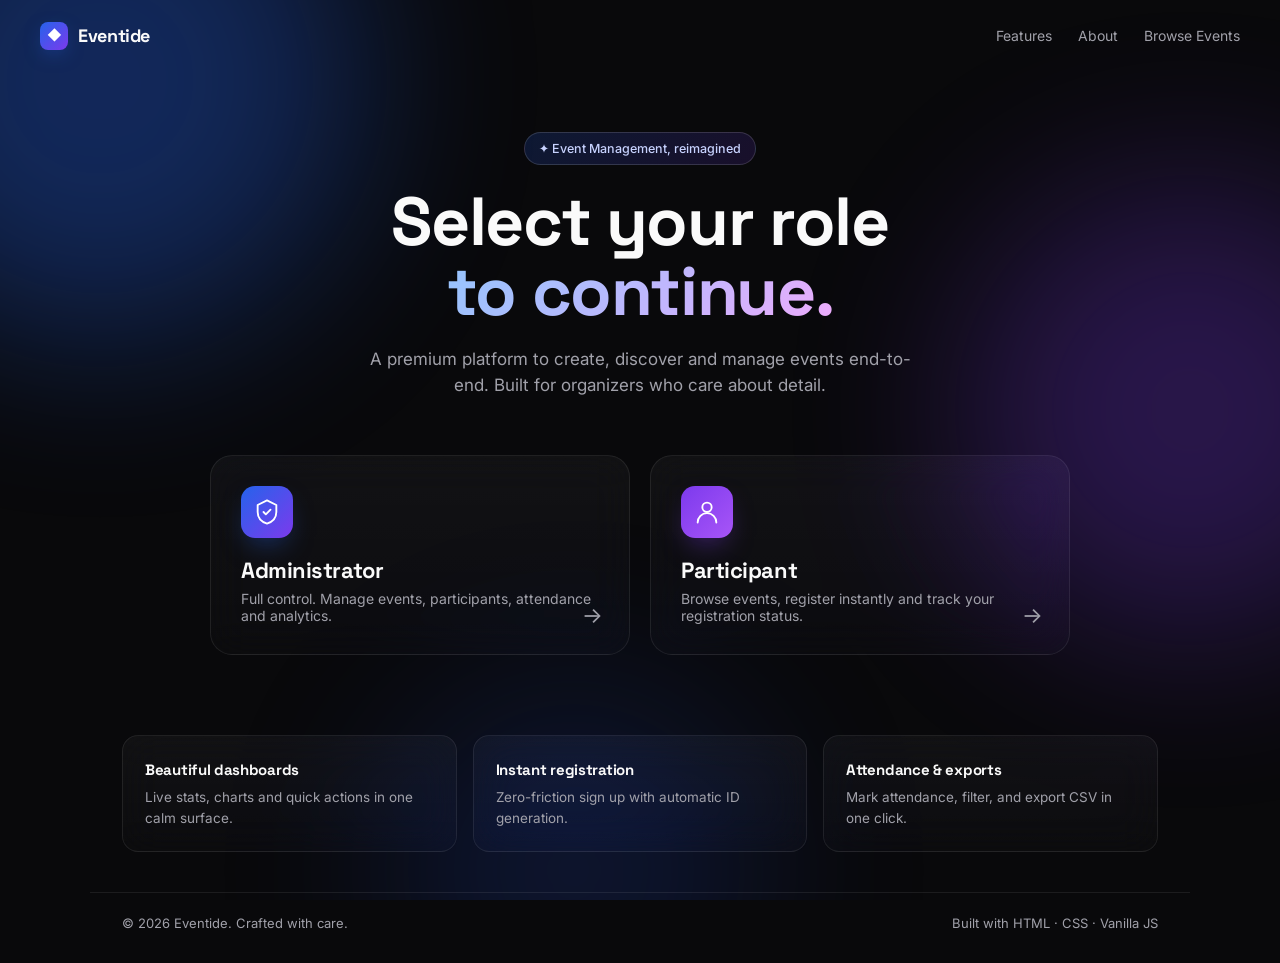
<file: public/ems/index.html>
<!doctype html>
<html lang="en">
<head>
<meta charset="utf-8" />
<meta name="viewport" content="width=device-width,initial-scale=1" />
<title>Eventide — Select Your Role</title>
<meta name="description" content="Premium event management and registration platform. Choose your role to continue." />
<link rel="preconnect" href="https://fonts.googleapis.com" />
<link rel="preconnect" href="https://fonts.gstatic.com" crossorigin />
<link href="https://fonts.googleapis.com/css2?family=Inter:wght@300;400;500;600;700;800&family=Space+Grotesk:wght@500;600;700&display=swap" rel="stylesheet" />
<link rel="stylesheet" href="./styles/main.css" />
</head>
<body class="landing-body">
  <div class="bg-orbs" aria-hidden="true">
    <span class="orb orb-1"></span>
    <span class="orb orb-2"></span>
    <span class="orb orb-3"></span>
  </div>

  <header class="landing-nav">
    <div class="brand">
      <span class="brand-mark">◆</span>
      <span class="brand-name">Eventide</span>
    </div>
    <nav class="landing-nav-links">
      <a href="#features">Features</a>
      <a href="#about">About</a>
      <a href="./participant.html">Browse Events</a>
    </nav>
  </header>

  <main class="landing-main">
    <section class="landing-hero">
      <div class="chip">✦ Event Management, reimagined</div>
      <h1>Select your role<br /><span class="grad-text">to continue.</span></h1>
      <p class="lead">A premium platform to create, discover and manage events end-to-end. Built for organizers who care about detail.</p>
    </section>

    <section class="role-grid" id="roleGrid">
      <button class="role-card glass" data-role="admin" aria-label="Administrator">
        <div class="role-icon">
          <svg viewBox="0 0 24 24" width="28" height="28" fill="none" stroke="currentColor" stroke-width="1.6" stroke-linecap="round" stroke-linejoin="round"><path d="M12 2 4 6v6c0 5 3.5 8.5 8 10 4.5-1.5 8-5 8-10V6l-8-4z"/><path d="m9 12 2 2 4-4"/></svg>
        </div>
        <div class="role-body">
          <h3>Administrator</h3>
          <p>Full control. Manage events, participants, attendance and analytics.</p>
        </div>
        <span class="role-arrow">→</span>
      </button>

      <button class="role-card glass" data-role="participant" aria-label="Participant">
        <div class="role-icon accent-purple">
          <svg viewBox="0 0 24 24" width="28" height="28" fill="none" stroke="currentColor" stroke-width="1.6" stroke-linecap="round" stroke-linejoin="round"><circle cx="12" cy="8" r="4"/><path d="M4 21c0-4.4 3.6-8 8-8s8 3.6 8 8"/></svg>
        </div>
        <div class="role-body">
          <h3>Participant</h3>
          <p>Browse events, register instantly and track your registration status.</p>
        </div>
        <span class="role-arrow">→</span>
      </button>
    </section>

    <!-- Admin login modal -->
    <div class="modal-backdrop" id="loginModal" aria-hidden="true">
      <div class="modal glass" role="dialog" aria-modal="true" aria-labelledby="loginTitle">
        <button class="modal-close" id="loginClose" aria-label="Close">×</button>
        <div class="modal-head">
          <div class="role-icon small"><svg viewBox="0 0 24 24" width="20" height="20" fill="none" stroke="currentColor" stroke-width="1.7" stroke-linecap="round" stroke-linejoin="round"><path d="M12 2 4 6v6c0 5 3.5 8.5 8 10 4.5-1.5 8-5 8-10V6l-8-4z"/></svg></div>
          <div>
            <h2 id="loginTitle">Administrator Login</h2>
            <p class="muted">Enter your credentials to access the dashboard.</p>
          </div>
        </div>
        <form id="loginForm" class="form" novalidate>
          <label class="field">
            <span>Username</span>
            <input type="text" name="username" autocomplete="username" required placeholder="your username" />
          </label>
          <label class="field">
            <span>Password</span>
            <input type="password" name="password" autocomplete="current-password" required placeholder="••••••••" />
          </label>
          <div class="login-error" id="loginError" role="alert" aria-live="polite"></div>
          <button type="submit" class="btn btn-primary btn-block">Sign in to Dashboard</button>
          <p class="hint muted">Hint: use the credentials provided to you by the event organizer.</p>
        </form>
      </div>
    </div>
  </main>

  <section class="landing-features" id="features">
    <div class="feature glass">
      <h4>Beautiful dashboards</h4>
      <p>Live stats, charts and quick actions in one calm surface.</p>
    </div>
    <div class="feature glass">
      <h4>Instant registration</h4>
      <p>Zero-friction sign up with automatic ID generation.</p>
    </div>
    <div class="feature glass">
      <h4>Attendance & exports</h4>
      <p>Mark attendance, filter, and export CSV in one click.</p>
    </div>
  </section>

  <footer class="landing-footer" id="about">
    <span>© <span id="year"></span> Eventide. Crafted with care.</span>
    <span class="muted">Built with HTML · CSS · Vanilla JS</span>
  </footer>

  <div id="toast" class="toast" role="status" aria-live="polite"></div>

  <script src="./scripts/data.js"></script>
  <script src="./scripts/main.js"></script>
</body>
</html>
</file>
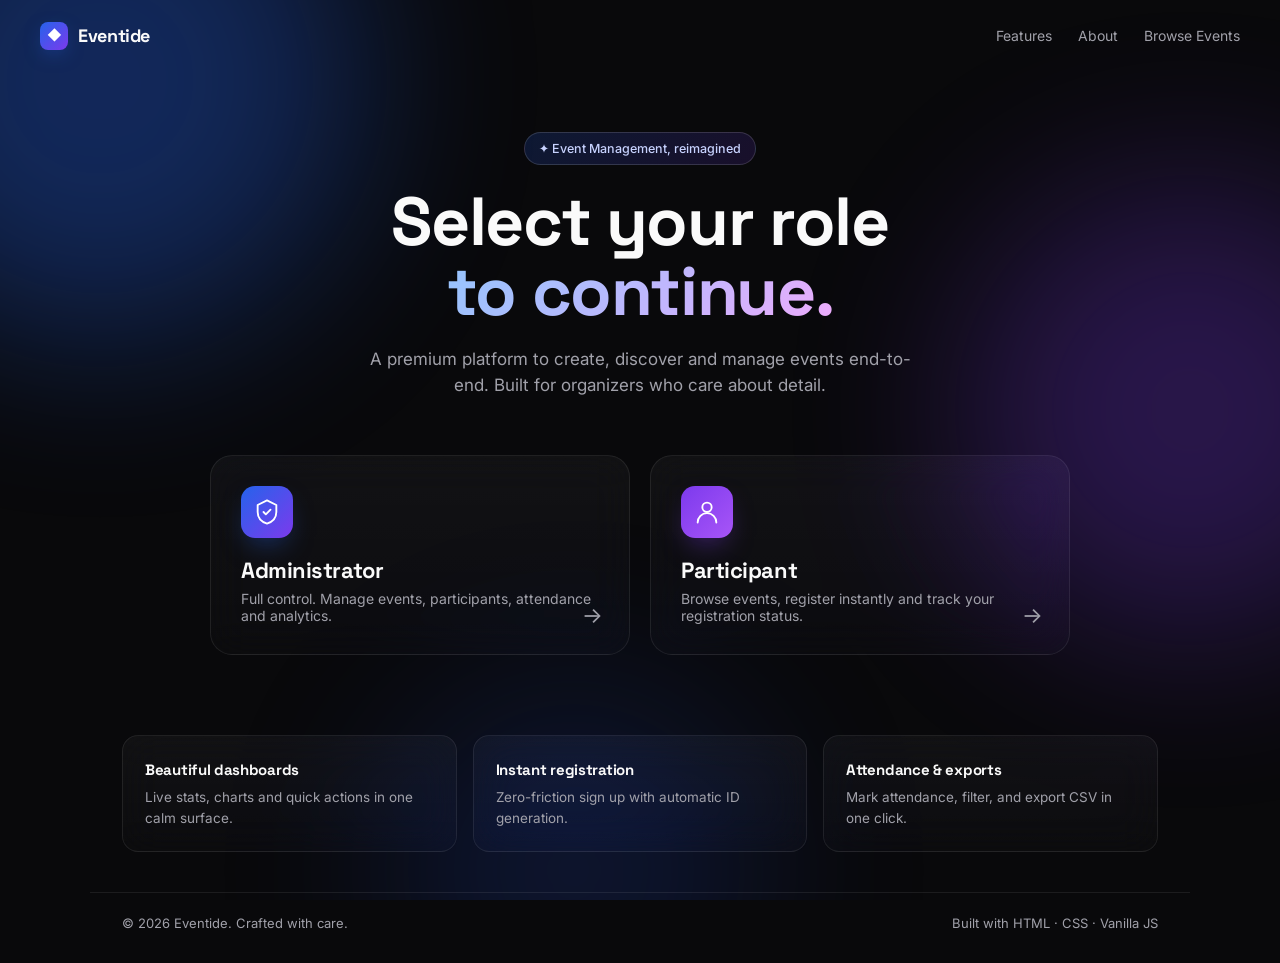
<file: public/ems/admin.html>
<!doctype html>
<html lang="en">
<head>
<meta charset="utf-8" />
<meta name="viewport" content="width=device-width,initial-scale=1" />
<title>Admin Dashboard — Eventide</title>
<meta name="description" content="Administrator dashboard for managing events, participants, registrations and attendance." />
<link rel="preconnect" href="https://fonts.googleapis.com" />
<link rel="preconnect" href="https://fonts.gstatic.com" crossorigin />
<link href="https://fonts.googleapis.com/css2?family=Inter:wght@300;400;500;600;700;800&family=Space+Grotesk:wght@500;600;700&display=swap" rel="stylesheet" />
<link rel="stylesheet" href="./styles/main.css" />
</head>
<body>
  <div class="bg-orbs" aria-hidden="true"><span class="orb orb-1"></span><span class="orb orb-2"></span></div>

  <div class="app-shell">
    <aside class="sidebar" id="sidebar">
      <div class="brand">
        <span class="brand-mark">◆</span>
        <span class="brand-name">Eventide</span>
      </div>
      <div class="side-section-label">Workspace</div>
      <a class="side-link" data-nav="dashboard"><svg viewBox="0 0 24 24" fill="none" stroke="currentColor" stroke-width="1.7" stroke-linecap="round" stroke-linejoin="round"><rect x="3" y="3" width="7" height="9"/><rect x="14" y="3" width="7" height="5"/><rect x="14" y="12" width="7" height="9"/><rect x="3" y="16" width="7" height="5"/></svg>Dashboard</a>
      <a class="side-link" data-nav="events"><svg viewBox="0 0 24 24" fill="none" stroke="currentColor" stroke-width="1.7" stroke-linecap="round" stroke-linejoin="round"><rect x="3" y="4" width="18" height="18" rx="2"/><path d="M16 2v4M8 2v4M3 10h18"/></svg>Events</a>
      <a class="side-link" data-nav="participants"><svg viewBox="0 0 24 24" fill="none" stroke="currentColor" stroke-width="1.7" stroke-linecap="round" stroke-linejoin="round"><path d="M17 21v-2a4 4 0 0 0-4-4H5a4 4 0 0 0-4 4v2"/><circle cx="9" cy="7" r="4"/><path d="M23 21v-2a4 4 0 0 0-3-3.87M16 3.13a4 4 0 0 1 0 7.75"/></svg>Participants</a>
      <a class="side-link" data-nav="registrations"><svg viewBox="0 0 24 24" fill="none" stroke="currentColor" stroke-width="1.7" stroke-linecap="round" stroke-linejoin="round"><path d="M14 2H6a2 2 0 0 0-2 2v16a2 2 0 0 0 2 2h12a2 2 0 0 0 2-2V8z"/><path d="M14 2v6h6M9 15l2 2 4-4"/></svg>Registrations</a>
      <a class="side-link" data-nav="attendance"><svg viewBox="0 0 24 24" fill="none" stroke="currentColor" stroke-width="1.7" stroke-linecap="round" stroke-linejoin="round"><path d="M9 11l3 3L22 4"/><path d="M21 12v7a2 2 0 0 1-2 2H5a2 2 0 0 1-2-2V5a2 2 0 0 1 2-2h11"/></svg>Attendance</a>
      <div class="side-spacer"></div>
      <div class="side-section-label">Account</div>
      <a class="side-link" data-nav="settings"><svg viewBox="0 0 24 24" fill="none" stroke="currentColor" stroke-width="1.7" stroke-linecap="round" stroke-linejoin="round"><circle cx="12" cy="12" r="3"/><path d="M19.4 15a1.65 1.65 0 0 0 .33 1.82l.06.06a2 2 0 1 1-2.83 2.83l-.06-.06a1.65 1.65 0 0 0-1.82-.33 1.65 1.65 0 0 0-1 1.51V21a2 2 0 0 1-4 0v-.09A1.65 1.65 0 0 0 9 19.4a1.65 1.65 0 0 0-1.82.33l-.06.06a2 2 0 1 1-2.83-2.83l.06-.06A1.65 1.65 0 0 0 4.6 15a1.65 1.65 0 0 0-1.51-1H3a2 2 0 0 1 0-4h.09A1.65 1.65 0 0 0 4.6 9a1.65 1.65 0 0 0-.33-1.82l-.06-.06a2 2 0 1 1 2.83-2.83l.06.06A1.65 1.65 0 0 0 9 4.6a1.65 1.65 0 0 0 1-1.51V3a2 2 0 0 1 4 0v.09a1.65 1.65 0 0 0 1 1.51 1.65 1.65 0 0 0 1.82-.33l.06-.06a2 2 0 1 1 2.83 2.83l-.06.06A1.65 1.65 0 0 0 19.4 9c.14.32.22.67.22 1.03V11a2 2 0 0 1 2 2v0a2 2 0 0 1-2 2z"/></svg>Settings</a>
      <a class="side-link" id="logoutBtn"><svg viewBox="0 0 24 24" fill="none" stroke="currentColor" stroke-width="1.7" stroke-linecap="round" stroke-linejoin="round"><path d="M9 21H5a2 2 0 0 1-2-2V5a2 2 0 0 1 2-2h4"/><path d="M16 17l5-5-5-5M21 12H9"/></svg>Logout</a>
    </aside>

    <div class="main">
      <div class="topbar">
        <button class="icon-btn menu-btn" id="menuBtn" aria-label="Menu">
          <svg viewBox="0 0 24 24" width="18" height="18" fill="none" stroke="currentColor" stroke-width="2"><path d="M3 6h18M3 12h18M3 18h18"/></svg>
        </button>
        <div class="search">
          <svg viewBox="0 0 24 24" fill="none" stroke="currentColor" stroke-width="2" stroke-linecap="round"><circle cx="11" cy="11" r="8"/><path d="m21 21-4.35-4.35"/></svg>
          <input id="globalSearch" placeholder="Search events, participants..." />
        </div>
        <div class="top-right">
          <span class="top-date" id="topDate"></span>
          <button class="icon-btn" title="Notifications">
            <svg viewBox="0 0 24 24" width="18" height="18" fill="none" stroke="currentColor" stroke-width="1.7" stroke-linecap="round" stroke-linejoin="round"><path d="M18 8a6 6 0 0 0-12 0c0 7-3 9-3 9h18s-3-2-3-9"/><path d="M13.73 21a2 2 0 0 1-3.46 0"/></svg>
            <span class="badge-dot"></span>
          </button>
          <div class="avatar">KA</div>
        </div>
      </div>

      <div id="pageRoot"></div>
    </div>
  </div>

  <div id="modalRoot"></div>
  <div id="toast" class="toast" role="status" aria-live="polite"></div>

  <script src="./scripts/data.js"></script>
  <script src="./scripts/admin.js"></script>
</body>
</html>
</file>
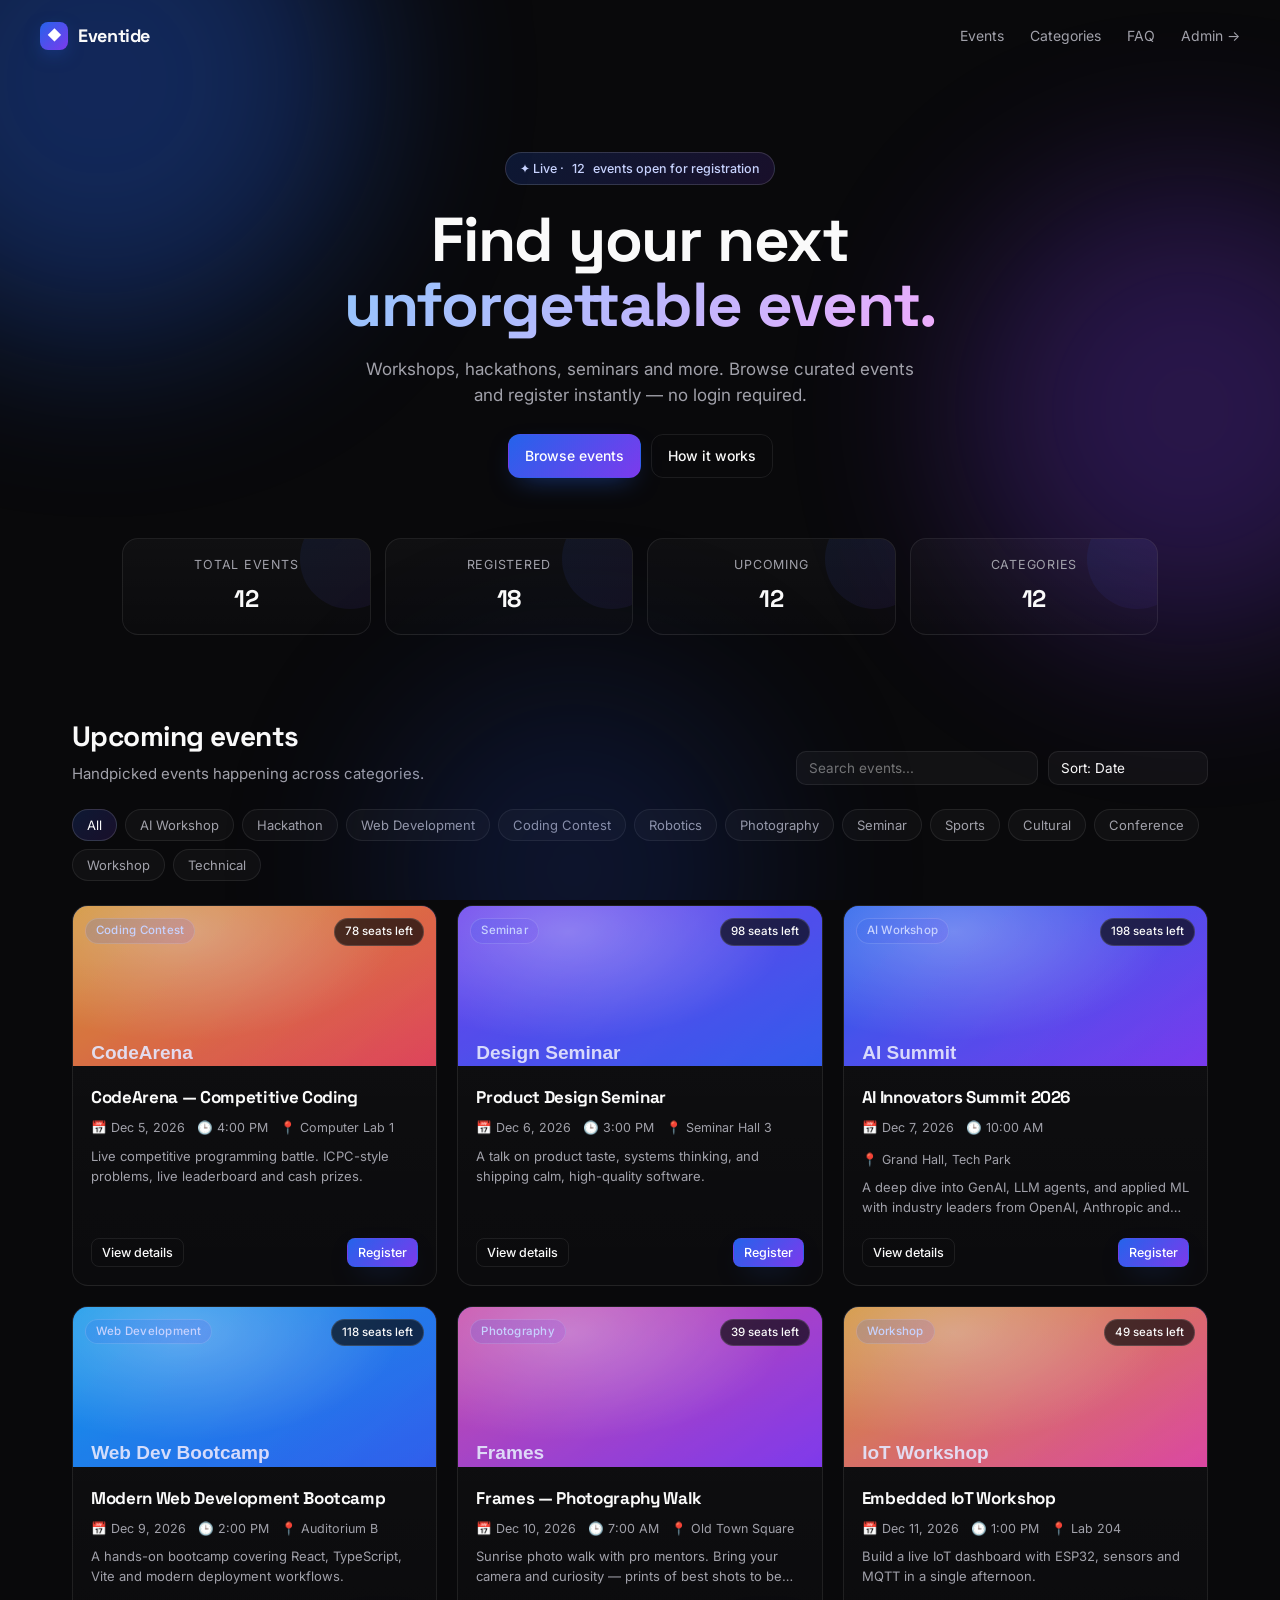
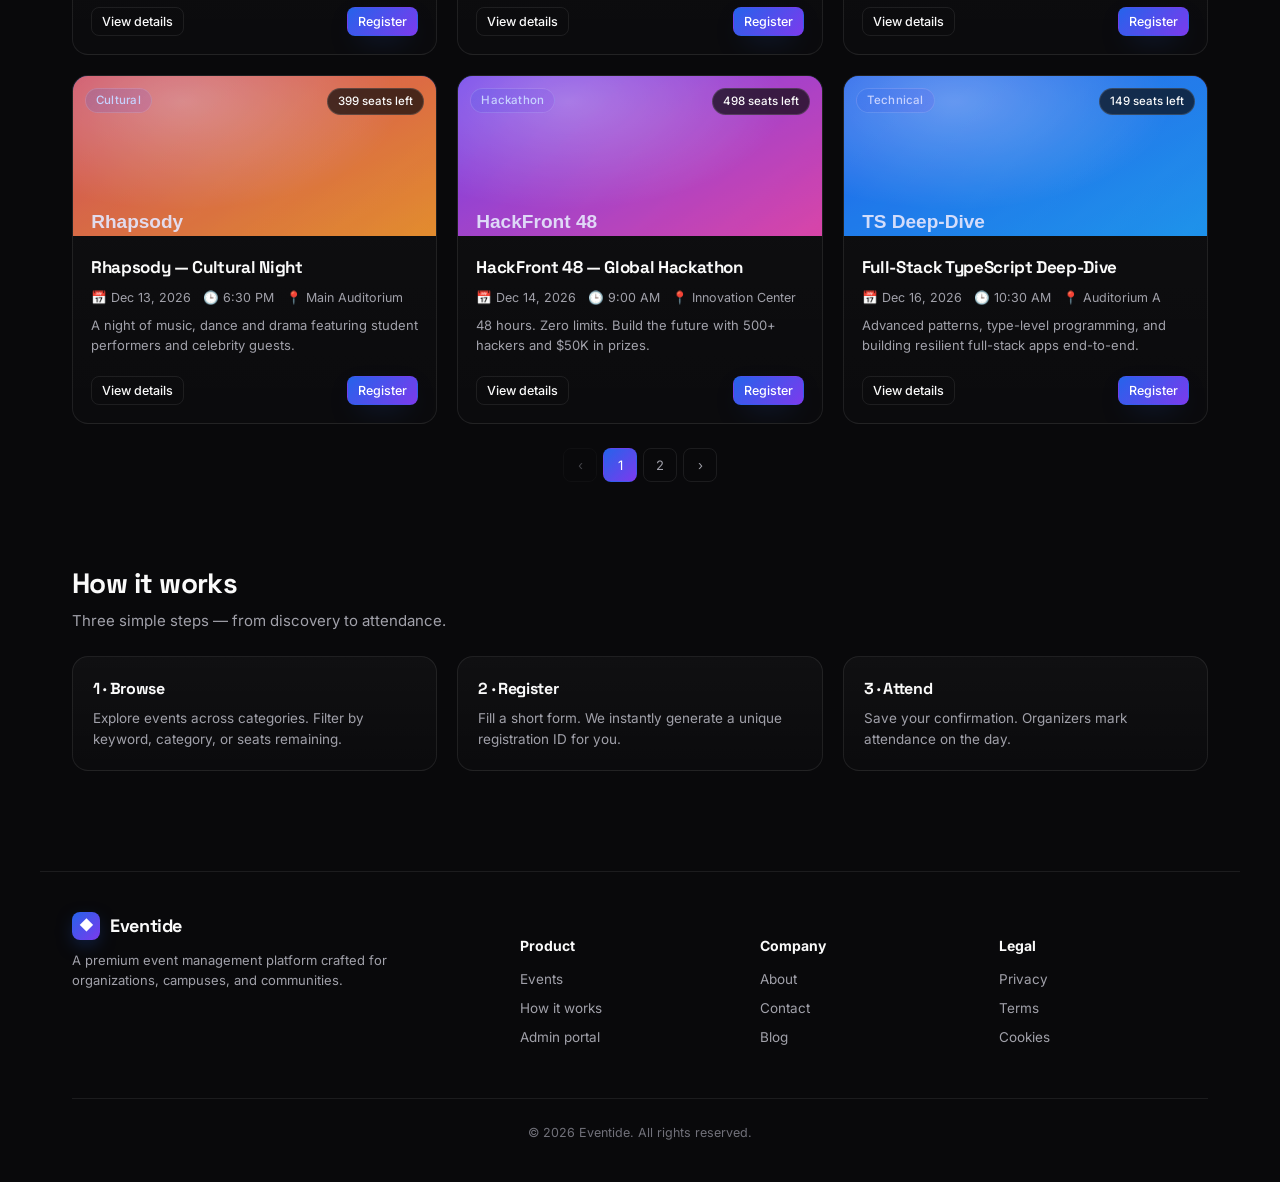
<file: public/ems/participant.html>
<!doctype html>
<html lang="en">
<head>
<meta charset="utf-8" />
<meta name="viewport" content="width=device-width,initial-scale=1" />
<title>Eventide — Discover & Register for Events</title>
<meta name="description" content="Browse upcoming events, workshops, hackathons and conferences. Register in seconds." />
<link rel="preconnect" href="https://fonts.googleapis.com" />
<link rel="preconnect" href="https://fonts.gstatic.com" crossorigin />
<link href="https://fonts.googleapis.com/css2?family=Inter:wght@300;400;500;600;700;800&family=Space+Grotesk:wght@500;600;700&display=swap" rel="stylesheet" />
<link rel="stylesheet" href="./styles/main.css" />
</head>
<body>
  <div class="bg-orbs" aria-hidden="true"><span class="orb orb-1"></span><span class="orb orb-2"></span><span class="orb orb-3"></span></div>

  <header class="landing-nav">
    <a href="./index.html" class="brand">
      <span class="brand-mark">◆</span>
      <span class="brand-name">Eventide</span>
    </a>
    <nav class="landing-nav-links">
      <a href="#events">Events</a>
      <a href="#categories">Categories</a>
      <a href="#faq">FAQ</a>
      <a href="./index.html">Admin →</a>
    </nav>
  </header>

  <section class="p-hero">
    <div class="chip">✦ Live · <span id="liveCount">0</span> events open for registration</div>
    <h1>Find your next<br/><span class="grad-text">unforgettable event.</span></h1>
    <p class="lead">Workshops, hackathons, seminars and more. Browse curated events and register instantly — no login required.</p>
    <div class="btn-row">
      <a href="#events" class="btn btn-primary">Browse events</a>
      <a href="#faq" class="btn">How it works</a>
    </div>
  </section>

  <div class="p-stats">
    <div class="stat-card"><div class="stat-label">Total events</div><div class="stat-value" id="sTot">0</div></div>
    <div class="stat-card"><div class="stat-label">Registered</div><div class="stat-value" id="sReg">0</div></div>
    <div class="stat-card"><div class="stat-label">Upcoming</div><div class="stat-value" id="sUp">0</div></div>
    <div class="stat-card"><div class="stat-label">Categories</div><div class="stat-value" id="sCat">0</div></div>
  </div>

  <section class="p-section" id="events">
    <div class="p-section-head">
      <div>
        <h2>Upcoming events</h2>
        <p class="muted">Handpicked events happening across categories.</p>
      </div>
      <div class="filters" style="margin: 0;">
        <input id="pSearch" placeholder="Search events..." />
        <select id="pSort">
          <option value="date">Sort: Date</option>
          <option value="name">Sort: Name</option>
          <option value="seats">Sort: Seats left</option>
        </select>
      </div>
    </div>

    <div class="category-chips" id="categoryChips"></div>

    <div class="events-grid" id="eventsGrid"></div>
    <div class="pagination" id="pagination"></div>
  </section>

  <section class="p-section" id="faq">
    <div class="p-section-head">
      <div>
        <h2>How it works</h2>
        <p class="muted">Three simple steps — from discovery to attendance.</p>
      </div>
    </div>
    <div class="events-grid" style="grid-template-columns: repeat(auto-fit, minmax(260px, 1fr));">
      <div class="panel"><h3 style="font-size:16px; margin-bottom:6px;">1 · Browse</h3><p class="muted" style="font-size:13.5px;">Explore events across categories. Filter by keyword, category, or seats remaining.</p></div>
      <div class="panel"><h3 style="font-size:16px; margin-bottom:6px;">2 · Register</h3><p class="muted" style="font-size:13.5px;">Fill a short form. We instantly generate a unique registration ID for you.</p></div>
      <div class="panel"><h3 style="font-size:16px; margin-bottom:6px;">3 · Attend</h3><p class="muted" style="font-size:13.5px;">Save your confirmation. Organizers mark attendance on the day.</p></div>
    </div>
  </section>

  <footer class="p-footer">
    <div>
      <div class="brand" style="margin-bottom: 10px;"><span class="brand-mark">◆</span><span class="brand-name">Eventide</span></div>
      <p class="muted" style="font-size:13px; max-width: 320px;">A premium event management platform crafted for organizations, campuses, and communities.</p>
    </div>
    <div><h5>Product</h5><ul><li><a href="#events">Events</a></li><li><a href="#faq">How it works</a></li><li><a href="./index.html">Admin portal</a></li></ul></div>
    <div><h5>Company</h5><ul><li><a>About</a></li><li><a>Contact</a></li><li><a>Blog</a></li></ul></div>
    <div><h5>Legal</h5><ul><li><a>Privacy</a></li><li><a>Terms</a></li><li><a>Cookies</a></li></ul></div>
    <div class="copy">© <span id="year"></span> Eventide. All rights reserved.</div>
  </footer>

  <div id="modalRoot"></div>
  <div id="toast" class="toast" role="status" aria-live="polite"></div>

  <script src="./scripts/data.js"></script>
  <script src="./scripts/participant.js"></script>
</body>
</html>
</file>
<file: public/ems/styles/main.css>
/* ==========================================================
   Eventide — Design System
   Dark, premium, minimal. Inspired by Linear / Vercel / Stripe.
   ========================================================== */

:root {
  --bg: #09090B;
  --bg-2: #0d0d10;
  --surface: #18181B;
  --surface-2: #1f1f23;
  --border: rgba(255, 255, 255, 0.08);
  --border-strong: rgba(255, 255, 255, 0.14);
  --text: #FAFAFA;
  --text-muted: #A1A1AA;
  --text-dim: #71717A;

  --primary: #2563EB;
  --primary-2: #3b82f6;
  --purple: #7C3AED;
  --success: #10B981;
  --danger: #EF4444;
  --warning: #F59E0B;

  --grad-primary: linear-gradient(135deg, #2563EB 0%, #7C3AED 100%);
  --grad-soft: linear-gradient(135deg, rgba(37,99,235,0.18), rgba(124,58,237,0.14));
  --grad-text: linear-gradient(135deg, #93c5fd 0%, #c4b5fd 60%, #f0abfc 100%);

  --shadow-sm: 0 1px 2px rgba(0,0,0,0.4);
  --shadow: 0 12px 30px -12px rgba(0,0,0,0.6), 0 2px 6px rgba(0,0,0,0.4);
  --shadow-lg: 0 30px 60px -20px rgba(0,0,0,0.7);
  --glow: 0 0 0 1px rgba(37,99,235,0.35), 0 20px 60px -20px rgba(37,99,235,0.5);

  --r-sm: 8px;
  --r-md: 12px;
  --r-lg: 16px;
  --r-xl: 22px;
  --r-2xl: 28px;

  --font-sans: "Inter", ui-sans-serif, system-ui, -apple-system, "Segoe UI", Roboto, sans-serif;
  --font-display: "Space Grotesk", "Inter", sans-serif;
}

* { box-sizing: border-box; }
html, body { margin: 0; padding: 0; }
html { color-scheme: dark; scroll-behavior: smooth; }
body {
  background: var(--bg);
  color: var(--text);
  font-family: var(--font-sans);
  font-size: 15px;
  line-height: 1.55;
  min-height: 100vh;
  -webkit-font-smoothing: antialiased;
  overflow-x: hidden;
}

a { color: inherit; text-decoration: none; }
button { font-family: inherit; }

h1, h2, h3, h4 { font-family: var(--font-display); letter-spacing: -0.02em; margin: 0; }
p { margin: 0; }
.muted { color: var(--text-muted); }
.text-dim { color: var(--text-dim); }
.grad-text {
  background: var(--grad-text);
  -webkit-background-clip: text;
  background-clip: text;
  color: transparent;
}

/* Scrollbar */
::-webkit-scrollbar { width: 10px; height: 10px; }
::-webkit-scrollbar-track { background: transparent; }
::-webkit-scrollbar-thumb { background: #26262b; border-radius: 20px; }
::-webkit-scrollbar-thumb:hover { background: #34343a; }

/* ===== Glass ===== */
.glass {
  background: linear-gradient(180deg, rgba(255,255,255,0.04), rgba(255,255,255,0.015));
  border: 1px solid var(--border);
  backdrop-filter: blur(20px) saturate(140%);
  -webkit-backdrop-filter: blur(20px) saturate(140%);
  border-radius: var(--r-lg);
}

/* ===== Background orbs ===== */
.bg-orbs { position: fixed; inset: 0; pointer-events: none; z-index: 0; overflow: hidden; }
.orb { position: absolute; border-radius: 50%; filter: blur(90px); opacity: 0.55; }
.orb-1 { width: 520px; height: 520px; background: #2563EB; top: -180px; left: -160px; opacity: 0.35; }
.orb-2 { width: 460px; height: 460px; background: #7C3AED; top: 20%; right: -140px; opacity: 0.28; }
.orb-3 { width: 380px; height: 380px; background: #1e40af; bottom: -160px; left: 30%; opacity: 0.22; }

/* =========================================================
   LANDING
   ========================================================= */
.landing-body { min-height: 100vh; position: relative; }
.landing-nav {
  position: relative; z-index: 2;
  display: flex; align-items: center; justify-content: space-between;
  padding: 22px 40px;
}
.brand { display: flex; align-items: center; gap: 10px; font-family: var(--font-display); font-weight: 700; }
.brand-mark {
  display: inline-flex; align-items: center; justify-content: center;
  width: 28px; height: 28px; border-radius: 8px;
  background: var(--grad-primary); color: white;
  box-shadow: 0 6px 20px -6px rgba(37,99,235,0.6);
  font-size: 14px;
}
.brand-name { font-size: 18px; letter-spacing: -0.02em; }
.landing-nav-links { display: flex; gap: 26px; font-size: 14px; color: var(--text-muted); }
.landing-nav-links a { transition: color .2s ease; }
.landing-nav-links a:hover { color: var(--text); }

.landing-main {
  position: relative; z-index: 1;
  max-width: 1100px; margin: 0 auto;
  padding: 60px 32px 40px;
}
.landing-hero { text-align: center; max-width: 780px; margin: 0 auto 56px; }
.chip {
  display: inline-flex; align-items: center; gap: 8px;
  padding: 6px 14px; border-radius: 999px;
  background: var(--grad-soft); border: 1px solid var(--border-strong);
  color: #c7d2fe; font-size: 12.5px; font-weight: 500;
  margin-bottom: 22px;
}
.landing-hero h1 {
  font-size: clamp(40px, 6vw, 68px); font-weight: 700; line-height: 1.02;
  margin-bottom: 20px;
}
.lead { color: var(--text-muted); font-size: 17px; max-width: 560px; margin: 0 auto; }

.role-grid {
  display: grid; grid-template-columns: repeat(2, 1fr); gap: 20px;
  max-width: 860px; margin: 0 auto;
}
.role-card {
  position: relative; text-align: left;
  padding: 30px; border-radius: var(--r-xl);
  display: flex; flex-direction: column; gap: 18px;
  cursor: pointer; color: var(--text);
  transition: transform .35s cubic-bezier(.2,.8,.2,1), box-shadow .35s ease, border-color .35s ease;
  overflow: hidden;
}
.role-card::before {
  content: ""; position: absolute; inset: 0; border-radius: inherit;
  background: var(--grad-soft); opacity: 0; transition: opacity .4s ease;
  pointer-events: none;
}
.role-card:hover { transform: translateY(-6px); border-color: var(--border-strong); box-shadow: var(--shadow-lg); }
.role-card:hover::before { opacity: 1; }
.role-card:hover .role-arrow { transform: translateX(4px); color: var(--text); }
.role-icon {
  width: 52px; height: 52px; border-radius: 14px;
  display: inline-flex; align-items: center; justify-content: center;
  background: var(--grad-primary); color: white;
  box-shadow: 0 12px 30px -12px rgba(37,99,235,0.7);
  position: relative; z-index: 1;
}
.role-icon.small { width: 40px; height: 40px; border-radius: 10px; }
.role-icon.accent-purple {
  background: linear-gradient(135deg, #7C3AED, #a855f7);
  box-shadow: 0 12px 30px -12px rgba(124,58,237,0.7);
}
.role-body { position: relative; z-index: 1; }
.role-body h3 { font-size: 22px; margin-bottom: 6px; }
.role-body p { color: var(--text-muted); font-size: 14px; }
.role-arrow {
  position: absolute; right: 26px; bottom: 26px;
  color: var(--text-muted); font-size: 22px; transition: transform .3s ease, color .3s ease;
}

/* Features + footer */
.landing-features {
  position: relative; z-index: 1;
  max-width: 1100px; margin: 40px auto 20px;
  padding: 0 32px;
  display: grid; grid-template-columns: repeat(3, 1fr); gap: 16px;
}
.feature { padding: 22px; }
.feature h4 { font-size: 15px; margin-bottom: 6px; }
.feature p { color: var(--text-muted); font-size: 13.5px; }
.landing-footer {
  position: relative; z-index: 1;
  max-width: 1100px; margin: 40px auto 30px;
  padding: 20px 32px 0; border-top: 1px solid var(--border);
  display: flex; justify-content: space-between; font-size: 13px; color: var(--text-muted);
}

/* =========================================================
   MODAL / FORMS
   ========================================================= */
.modal-backdrop {
  position: fixed; inset: 0; z-index: 50;
  background: rgba(4,4,6,0.72); backdrop-filter: blur(8px);
  display: none; align-items: center; justify-content: center;
  padding: 20px;
}
.modal-backdrop.open { display: flex; animation: fade-in .2s ease; }
.modal {
  width: 100%; max-width: 440px; padding: 28px;
  border-radius: var(--r-xl); position: relative;
  animation: scale-in .25s cubic-bezier(.2,.8,.2,1);
  background: linear-gradient(180deg, rgba(24,24,27,0.9), rgba(24,24,27,0.85));
  border: 1px solid var(--border-strong);
  box-shadow: var(--shadow-lg);
}
.modal.wide { max-width: 640px; }
.modal-close {
  position: absolute; top: 14px; right: 14px;
  width: 32px; height: 32px; border-radius: 10px;
  background: transparent; border: 1px solid var(--border);
  color: var(--text-muted); font-size: 18px; cursor: pointer;
  transition: background .2s ease, color .2s ease;
}
.modal-close:hover { background: rgba(255,255,255,0.05); color: var(--text); }
.modal-head { display: flex; gap: 14px; margin-bottom: 22px; align-items: flex-start; }
.modal-head h2 { font-size: 20px; }

/* Native <select> dropdown — force dark theme so options are readable
   on all OS/browsers (Chrome/Safari/Firefox render <option> using OS colors). */
select {
  appearance: none;
  -webkit-appearance: none;
  background-image:
    linear-gradient(45deg, transparent 50%, var(--text-muted) 50%),
    linear-gradient(135deg, var(--text-muted) 50%, transparent 50%);
  background-position: calc(100% - 18px) 50%, calc(100% - 13px) 50%;
  background-size: 5px 5px, 5px 5px;
  background-repeat: no-repeat;
  padding-right: 34px !important;
}
select option,
select optgroup {
  background-color: #18181B;
  color: #FAFAFA;
}


.form { display: flex; flex-direction: column; gap: 14px; }
.form-grid { display: grid; grid-template-columns: 1fr 1fr; gap: 14px; }
.field { display: flex; flex-direction: column; gap: 6px; font-size: 13px; color: var(--text-muted); }
.field.full { grid-column: 1 / -1; }
.field > span { font-weight: 500; }
.field input, .field select, .field textarea {
  width: 100%; padding: 11px 14px;
  background: rgba(255,255,255,0.03);
  border: 1px solid var(--border);
  border-radius: var(--r-md);
  color: var(--text); font-size: 14px; font-family: inherit;
  transition: border-color .15s ease, background .15s ease, box-shadow .15s ease;
}
.field input:focus, .field select:focus, .field textarea:focus {
  outline: none; border-color: var(--primary);
  background: rgba(37,99,235,0.06);
  box-shadow: 0 0 0 3px rgba(37,99,235,0.18);
}
.field textarea { min-height: 92px; resize: vertical; }
.check-row {
  display: flex; align-items: center; gap: 10px; font-size: 13.5px; color: var(--text-muted);
}
.check-row input { accent-color: var(--primary); }
.hint { font-size: 12.5px; text-align: center; margin-top: 4px; }

.login-error {
  min-height: 20px; font-size: 13px; color: var(--danger); text-align: center;
}
.shake { animation: shake .45s cubic-bezier(.36,.07,.19,.97); }

/* =========================================================
   BUTTONS
   ========================================================= */
.btn {
  display: inline-flex; align-items: center; justify-content: center; gap: 8px;
  padding: 10px 16px; border-radius: var(--r-md);
  border: 1px solid var(--border); background: transparent; color: var(--text);
  font-size: 14px; font-weight: 500; cursor: pointer;
  transition: transform .12s ease, background .2s ease, border-color .2s ease, box-shadow .2s ease;
}
.btn:hover { background: rgba(255,255,255,0.04); border-color: var(--border-strong); }
.btn:active { transform: translateY(1px); }
.btn-primary {
  background: var(--grad-primary); border: 1px solid transparent; color: white;
  box-shadow: 0 10px 28px -12px rgba(37,99,235,0.6);
}
.btn-primary:hover { filter: brightness(1.08); box-shadow: 0 14px 34px -14px rgba(37,99,235,0.7); }
.btn-ghost { border-color: transparent; color: var(--text-muted); }
.btn-ghost:hover { color: var(--text); }
.btn-danger { color: #fecaca; border-color: rgba(239,68,68,0.35); }
.btn-danger:hover { background: rgba(239,68,68,0.1); border-color: rgba(239,68,68,0.5); }
.btn-block { width: 100%; }
.btn-sm { padding: 6px 10px; font-size: 12.5px; border-radius: 8px; }
.btn-icon { padding: 8px; width: 34px; height: 34px; border-radius: 10px; }

/* =========================================================
   TOAST
   ========================================================= */
.toast {
  position: fixed; bottom: 24px; left: 50%; transform: translateX(-50%) translateY(20px);
  padding: 12px 18px; border-radius: 12px;
  background: rgba(24,24,27,0.95); border: 1px solid var(--border-strong);
  color: var(--text); font-size: 14px;
  box-shadow: var(--shadow);
  opacity: 0; pointer-events: none;
  transition: opacity .25s ease, transform .25s ease;
  z-index: 100;
  display: flex; align-items: center; gap: 10px;
}
.toast.show { opacity: 1; transform: translateX(-50%) translateY(0); }
.toast.success { border-color: rgba(16,185,129,0.4); }
.toast.error   { border-color: rgba(239,68,68,0.4); }
.toast .dot { width: 8px; height: 8px; border-radius: 50%; background: var(--primary); }
.toast.success .dot { background: var(--success); }
.toast.error .dot { background: var(--danger); }

/* =========================================================
   ANIMATIONS
   ========================================================= */
@keyframes fade-in  { from { opacity: 0; transform: translateY(6px);} to { opacity: 1; transform: none; } }
@keyframes scale-in { from { opacity: 0; transform: scale(.96);} to { opacity: 1; transform: scale(1); } }
@keyframes shake    { 10%,90%{transform:translateX(-1px)}20%,80%{transform:translateX(2px)}30%,50%,70%{transform:translateX(-5px)}40%,60%{transform:translateX(5px)} }
@keyframes spin     { to { transform: rotate(360deg); } }
@keyframes pulse-dot{ 0%,100%{ opacity: .4; } 50% { opacity: 1; } }

.fade-in { animation: fade-in .4s ease both; }
.scale-in { animation: scale-in .3s ease both; }

/* =========================================================
   APP SHELL (Admin & Participant portal)
   ========================================================= */
.app-shell {
  display: grid; grid-template-columns: 260px 1fr; min-height: 100vh;
  position: relative; z-index: 1;
}
.sidebar {
  border-right: 1px solid var(--border);
  background: linear-gradient(180deg, #0b0b0e 0%, #09090B 100%);
  padding: 22px 16px; position: sticky; top: 0; height: 100vh;
  display: flex; flex-direction: column; gap: 8px;
}
.sidebar .brand { padding: 6px 8px 18px; border-bottom: 1px solid var(--border); margin-bottom: 8px; }
.side-section-label {
  font-size: 11px; text-transform: uppercase; letter-spacing: .08em;
  color: var(--text-dim); padding: 12px 10px 6px;
}
.side-link {
  display: flex; align-items: center; gap: 12px;
  padding: 9px 12px; border-radius: 10px;
  color: var(--text-muted); font-size: 14px;
  cursor: pointer; transition: background .15s ease, color .15s ease;
  border: 1px solid transparent;
}
.side-link:hover { background: rgba(255,255,255,0.04); color: var(--text); }
.side-link.active {
  color: var(--text); background: var(--grad-soft);
  border-color: var(--border-strong);
}
.side-link svg { width: 18px; height: 18px; flex-shrink: 0; }
.side-spacer { flex: 1; }

.main {
  min-width: 0;
  display: flex; flex-direction: column;
}
.topbar {
  display: flex; align-items: center; gap: 16px;
  padding: 16px 32px; border-bottom: 1px solid var(--border);
  background: rgba(9,9,11,0.6); backdrop-filter: blur(16px);
  position: sticky; top: 0; z-index: 10;
}
.topbar .search {
  flex: 1; max-width: 480px; position: relative;
}
.topbar .search input {
  width: 100%; padding: 10px 14px 10px 38px;
  background: rgba(255,255,255,0.04);
  border: 1px solid var(--border);
  border-radius: 10px; color: var(--text); font-size: 14px;
}
.topbar .search input:focus { outline: none; border-color: var(--primary); }
.topbar .search svg {
  position: absolute; left: 12px; top: 50%; transform: translateY(-50%);
  color: var(--text-dim); width: 16px; height: 16px;
}
.top-right { display: flex; align-items: center; gap: 12px; margin-left: auto; }
.top-date { font-size: 13px; color: var(--text-muted); }
.icon-btn {
  width: 36px; height: 36px; border-radius: 10px;
  background: transparent; border: 1px solid var(--border);
  color: var(--text-muted); cursor: pointer;
  display: inline-flex; align-items: center; justify-content: center;
  position: relative; transition: color .15s, background .15s;
}
.icon-btn:hover { color: var(--text); background: rgba(255,255,255,0.05); }
.icon-btn .badge-dot { position: absolute; top: 8px; right: 8px; width: 7px; height: 7px; border-radius: 50%; background: var(--primary); box-shadow: 0 0 0 2px #09090b; }
.avatar {
  width: 36px; height: 36px; border-radius: 50%;
  background: var(--grad-primary); color: white;
  display: inline-flex; align-items: center; justify-content: center;
  font-weight: 600; font-size: 13px;
}

.page {
  padding: 32px; max-width: 1400px; width: 100%; margin: 0 auto;
  animation: fade-in .3s ease;
}
.page-head { display: flex; align-items: flex-end; justify-content: space-between; gap: 16px; margin-bottom: 24px; flex-wrap: wrap; }
.page-head h1 { font-size: 26px; margin-bottom: 4px; }
.page-head .muted { font-size: 14px; }
.page-actions { display: flex; gap: 10px; flex-wrap: wrap; }

/* Stats cards */
.stats-grid {
  display: grid; grid-template-columns: repeat(auto-fit, minmax(210px, 1fr));
  gap: 16px; margin-bottom: 24px;
}
.stat-card {
  padding: 20px; border-radius: var(--r-lg);
  background: linear-gradient(180deg, rgba(255,255,255,0.03), rgba(255,255,255,0.01));
  border: 1px solid var(--border);
  position: relative; overflow: hidden;
}
.stat-card::after {
  content: ""; position: absolute; right: -30px; top: -30px;
  width: 100px; height: 100px; border-radius: 50%;
  background: var(--grad-soft); opacity: .5;
}
.stat-label { font-size: 12.5px; color: var(--text-muted); text-transform: uppercase; letter-spacing: .06em; margin-bottom: 10px; }
.stat-value { font-family: var(--font-display); font-size: 30px; font-weight: 700; letter-spacing: -0.02em; }
.stat-sub { margin-top: 6px; font-size: 12.5px; color: var(--text-muted); display: flex; align-items: center; gap: 6px; }
.stat-sub .up { color: var(--success); }
.stat-sub .down { color: var(--danger); }
.stat-card .stat-icon {
  position: absolute; top: 16px; right: 16px; z-index: 1;
  width: 36px; height: 36px; border-radius: 10px;
  background: var(--grad-primary); color: white;
  display: inline-flex; align-items: center; justify-content: center;
}

/* Grid halves */
.grid-2 { display: grid; grid-template-columns: 2fr 1fr; gap: 16px; }
.grid-2 > .panel { min-width: 0; }
@media (max-width: 1000px) { .grid-2 { grid-template-columns: 1fr; } }

.panel {
  background: linear-gradient(180deg, rgba(255,255,255,0.03), rgba(255,255,255,0.01));
  border: 1px solid var(--border);
  border-radius: var(--r-lg); padding: 20px;
}
.panel-head { display: flex; align-items: center; justify-content: space-between; margin-bottom: 16px; }
.panel-head h3 { font-size: 16px; }
.panel-head .muted { font-size: 12.5px; }

/* Charts */
.chart-bars { display: flex; align-items: flex-end; gap: 12px; height: 200px; padding-top: 10px; }
.chart-bars .bar {
  flex: 1; background: var(--grad-primary); border-radius: 6px 6px 2px 2px;
  position: relative; min-height: 6px; transition: transform .2s ease;
}
.chart-bars .bar:hover { transform: translateY(-3px); }
.chart-bars .bar span {
  position: absolute; bottom: -22px; left: 0; right: 0; text-align: center;
  font-size: 11px; color: var(--text-muted);
}
.chart-bars .bar em {
  position: absolute; top: -22px; left: 0; right: 0; text-align: center;
  font-style: normal; font-size: 11px; color: var(--text);
}
.chart-legend { display: flex; gap: 16px; font-size: 12.5px; color: var(--text-muted); }
.legend-dot { display: inline-block; width: 10px; height: 10px; border-radius: 3px; margin-right: 6px; vertical-align: middle; }

.donut-wrap { display: flex; align-items: center; gap: 20px; }
.donut { --p: 0; --size: 140px; width: var(--size); height: var(--size); border-radius: 50%;
  background: conic-gradient(var(--primary) calc(var(--p)*1%), rgba(255,255,255,0.06) 0);
  display: flex; align-items: center; justify-content: center;
  position: relative;
}
.donut::before { content: ""; position: absolute; inset: 14px; background: var(--surface); border-radius: 50%; }
.donut span { position: relative; font-family: var(--font-display); font-size: 26px; font-weight: 700; }

/* Table */
.table-wrap { overflow-x: auto; }
table.data {
  width: 100%; border-collapse: collapse; font-size: 13.5px;
}
table.data th, table.data td {
  text-align: left; padding: 12px 14px; border-bottom: 1px solid var(--border);
  white-space: nowrap;
}
table.data th {
  font-weight: 500; color: var(--text-muted); font-size: 12px;
  text-transform: uppercase; letter-spacing: .05em; background: rgba(255,255,255,0.02);
}
table.data tbody tr { transition: background .15s ease; }
table.data tbody tr:hover { background: rgba(255,255,255,0.03); }
table.data td.actions { display: flex; gap: 6px; }

/* Badges */
.badge {
  display: inline-flex; align-items: center; gap: 6px;
  padding: 4px 10px; border-radius: 999px; font-size: 12px; font-weight: 500;
  border: 1px solid transparent;
}
.badge::before { content: ""; width: 6px; height: 6px; border-radius: 50%; background: currentColor; }
.badge.pending  { color: #fbbf24; background: rgba(245,158,11,0.12); border-color: rgba(245,158,11,0.3); }
.badge.approved { color: #34d399; background: rgba(16,185,129,0.12); border-color: rgba(16,185,129,0.3); }
.badge.rejected { color: #f87171; background: rgba(239,68,68,0.12); border-color: rgba(239,68,68,0.3); }
.badge.cancelled{ color: #a1a1aa; background: rgba(255,255,255,0.05); border-color: var(--border-strong); }
.badge.attended { color: #93c5fd; background: rgba(37,99,235,0.15); border-color: rgba(37,99,235,0.35); }
.badge.active   { color: #34d399; background: rgba(16,185,129,0.12); border-color: rgba(16,185,129,0.3); }
.badge.closed   { color: #a1a1aa; background: rgba(255,255,255,0.05); border-color: var(--border-strong); }

.cat-badge {
  display: inline-block; padding: 3px 10px; font-size: 11.5px; border-radius: 999px;
  background: var(--grad-soft); border: 1px solid var(--border-strong);
  color: #c7d2fe; font-weight: 500; letter-spacing: .02em;
}

/* Filters bar */
.filters { display: flex; gap: 10px; flex-wrap: wrap; margin-bottom: 20px; }
.filters .field { flex-direction: row; align-items: center; gap: 6px; }
.filters input, .filters select {
  padding: 8px 12px; background: rgba(255,255,255,0.04);
  border: 1px solid var(--border); border-radius: 10px;
  color: var(--text); font-size: 13.5px; font-family: inherit;
  min-width: 160px;
}
.filters input:focus, .filters select:focus { outline: none; border-color: var(--primary); }

/* Event cards grid */
.events-grid {
  display: grid; grid-template-columns: repeat(auto-fill, minmax(300px, 1fr)); gap: 20px;
}
.event-card {
  background: linear-gradient(180deg, rgba(255,255,255,0.03), rgba(255,255,255,0.01));
  border: 1px solid var(--border);
  border-radius: var(--r-lg);
  overflow: hidden; display: flex; flex-direction: column;
  transition: transform .3s cubic-bezier(.2,.8,.2,1), box-shadow .3s ease, border-color .3s ease;
}
.event-card:hover { transform: translateY(-6px); box-shadow: var(--shadow-lg); border-color: var(--border-strong); }
.event-banner {
  height: 160px; position: relative; overflow: hidden;
  background: var(--grad-primary);
}
.event-banner img { width: 100%; height: 100%; object-fit: cover; opacity: .85; transition: transform .5s ease, opacity .3s ease; }
.event-card:hover .event-banner img { transform: scale(1.06); opacity: 1; }
.event-banner .cat-badge { position: absolute; top: 12px; left: 12px; backdrop-filter: blur(10px); }
.event-banner .seat-pill {
  position: absolute; top: 12px; right: 12px;
  padding: 4px 10px; font-size: 11.5px; font-weight: 500;
  background: rgba(9,9,11,0.7); border: 1px solid var(--border-strong);
  border-radius: 999px; color: var(--text); backdrop-filter: blur(10px);
}
.event-body { padding: 18px; display: flex; flex-direction: column; gap: 8px; flex: 1; }
.event-body h3 { font-size: 17px; }
.event-meta { display: flex; flex-wrap: wrap; gap: 12px; font-size: 12.5px; color: var(--text-muted); }
.event-meta span { display: inline-flex; align-items: center; gap: 5px; }
.event-body p.desc { font-size: 13px; color: var(--text-muted); display: -webkit-box; -webkit-line-clamp: 2; -webkit-box-orient: vertical; overflow: hidden; }
.event-actions { display: flex; gap: 8px; margin-top: auto; padding-top: 12px; }

/* Empty state */
.empty {
  text-align: center; padding: 60px 20px; color: var(--text-muted);
  border: 1px dashed var(--border-strong); border-radius: var(--r-lg);
  background: rgba(255,255,255,0.015);
}
.empty h3 { color: var(--text); margin-bottom: 8px; font-size: 18px; }
.empty p { font-size: 14px; }

/* Pagination */
.pagination { display: flex; justify-content: center; gap: 6px; margin-top: 24px; }
.pagination button {
  min-width: 34px; height: 34px; padding: 0 10px;
  background: transparent; border: 1px solid var(--border);
  color: var(--text-muted); border-radius: 8px; font-size: 13px; cursor: pointer;
  transition: background .15s, color .15s, border-color .15s;
}
.pagination button:hover { color: var(--text); background: rgba(255,255,255,0.04); }
.pagination button.active { background: var(--grad-primary); color: white; border-color: transparent; }
.pagination button:disabled { opacity: .4; cursor: not-allowed; }

/* Calendar mini */
.mini-cal { display: grid; grid-template-columns: repeat(7, 1fr); gap: 4px; font-size: 12px; }
.mini-cal .dow { text-align: center; color: var(--text-dim); font-size: 10.5px; padding: 4px 0; text-transform: uppercase; }
.mini-cal .day {
  aspect-ratio: 1; display: flex; align-items: center; justify-content: center;
  border-radius: 6px; color: var(--text-muted); position: relative;
}
.mini-cal .day.today { background: var(--grad-primary); color: white; font-weight: 600; }
.mini-cal .day.has-event::after {
  content: ""; position: absolute; bottom: 4px; left: 50%; transform: translateX(-50%);
  width: 4px; height: 4px; border-radius: 50%; background: var(--primary);
}
.mini-cal .day.has-event.today::after { background: white; }

/* Activity list */
.activity-list { display: flex; flex-direction: column; gap: 14px; }
.activity-item { display: flex; gap: 12px; align-items: flex-start; }
.activity-dot {
  width: 32px; height: 32px; border-radius: 10px;
  background: var(--grad-soft); border: 1px solid var(--border-strong);
  display: inline-flex; align-items: center; justify-content: center;
  color: #c7d2fe; flex-shrink: 0; font-size: 12px;
}
.activity-body { flex: 1; min-width: 0; font-size: 13.5px; }
.activity-body .t { color: var(--text-muted); font-size: 12px; margin-top: 2px; }

/* Detail modal */
.detail-banner {
  height: 200px; border-radius: var(--r-md); overflow: hidden;
  margin-bottom: 18px; background: var(--grad-primary);
}
.detail-banner img { width: 100%; height: 100%; object-fit: cover; }
.detail-meta { display: flex; flex-wrap: wrap; gap: 14px; font-size: 13px; color: var(--text-muted); margin-bottom: 14px; }
.detail-meta span { display: inline-flex; align-items: center; gap: 6px; }

/* Success screen */
.success-screen { text-align: center; padding: 20px 10px; }
.success-check {
  width: 80px; height: 80px; border-radius: 50%;
  background: rgba(16,185,129,0.15); border: 1px solid rgba(16,185,129,0.4);
  color: var(--success);
  display: inline-flex; align-items: center; justify-content: center; margin-bottom: 18px;
  animation: scale-in .4s cubic-bezier(.2,1.4,.4,1);
}
.reg-id {
  display: inline-block; padding: 8px 16px; margin: 14px 0;
  font-family: var(--font-display); font-weight: 700; letter-spacing: .1em;
  background: var(--grad-soft); border: 1px solid var(--border-strong);
  border-radius: 10px; font-size: 18px;
}

/* Participant landing */
.p-hero {
  padding: 80px 32px 60px; text-align: center; max-width: 900px; margin: 0 auto;
  position: relative; z-index: 1;
}
.p-hero h1 { font-size: clamp(38px, 6vw, 62px); font-weight: 700; line-height: 1.05; margin-bottom: 18px; }
.p-hero .lead { margin-bottom: 26px; }
.p-hero .btn-row { display: flex; gap: 10px; justify-content: center; flex-wrap: wrap; }
.p-stats {
  max-width: 1100px; margin: 0 auto 40px; padding: 0 32px;
  display: grid; grid-template-columns: repeat(4, 1fr); gap: 14px;
}
.p-stats .stat-card { padding: 16px; text-align: center; }
.p-stats .stat-value { font-size: 24px; }
.p-stats .stat-label { margin-bottom: 6px; }
.p-section { max-width: 1200px; margin: 0 auto; padding: 40px 32px; }
.p-section-head { display: flex; justify-content: space-between; align-items: flex-end; margin-bottom: 24px; flex-wrap: wrap; gap: 10px; }
.p-section-head h2 { font-size: 28px; margin-bottom: 4px; }
.category-chips { display: flex; flex-wrap: wrap; gap: 8px; margin-bottom: 24px; }
.category-chips button {
  padding: 7px 14px; border-radius: 999px; font-size: 13px; cursor: pointer;
  background: rgba(255,255,255,0.03); border: 1px solid var(--border);
  color: var(--text-muted); transition: all .2s;
}
.category-chips button:hover { color: var(--text); border-color: var(--border-strong); }
.category-chips button.active { background: var(--grad-soft); color: var(--text); border-color: var(--border-strong); }
.p-footer {
  border-top: 1px solid var(--border); padding: 40px 32px;
  max-width: 1200px; margin: 60px auto 0;
  display: grid; grid-template-columns: 2fr 1fr 1fr 1fr; gap: 30px;
  font-size: 13.5px;
}
.p-footer h5 { font-size: 14px; margin-bottom: 12px; }
.p-footer ul { list-style: none; padding: 0; margin: 0; display: flex; flex-direction: column; gap: 8px; color: var(--text-muted); }
.p-footer ul li a:hover { color: var(--text); }
.p-footer .copy { grid-column: 1 / -1; padding-top: 24px; border-top: 1px solid var(--border); text-align: center; color: var(--text-dim); margin-top: 20px; font-size: 12.5px; }

/* Responsive */
@media (max-width: 900px) {
  .role-grid { grid-template-columns: 1fr; }
  .landing-features { grid-template-columns: 1fr; }
  .app-shell { grid-template-columns: 1fr; }
  .sidebar { position: fixed; left: -100%; transition: left .3s ease; z-index: 40; width: 260px; }
  .sidebar.open { left: 0; }
  .topbar { padding: 14px 18px; }
  .page { padding: 20px 18px; }
  .grid-2 { grid-template-columns: 1fr; }
  .p-stats { grid-template-columns: repeat(2, 1fr); }
  .p-footer { grid-template-columns: 1fr 1fr; }
  .form-grid { grid-template-columns: 1fr; }
  .menu-btn { display: inline-flex !important; }
}
.menu-btn { display: none; }
@media (max-width: 560px) {
  .landing-nav { padding: 18px 20px; }
  .landing-nav-links { display: none; }
  .top-date { display: none; }
  .p-footer { grid-template-columns: 1fr; }
}

/* Loading spinner */
.spinner {
  width: 18px; height: 18px; border: 2px solid rgba(255,255,255,0.15);
  border-top-color: var(--primary); border-radius: 50%; animation: spin .8s linear infinite;
}

/* Confirmation dialog helpers */
.confirm-body { font-size: 14px; color: var(--text-muted); margin-bottom: 20px; }
.modal-actions { display: flex; gap: 10px; justify-content: flex-end; }
</file>
